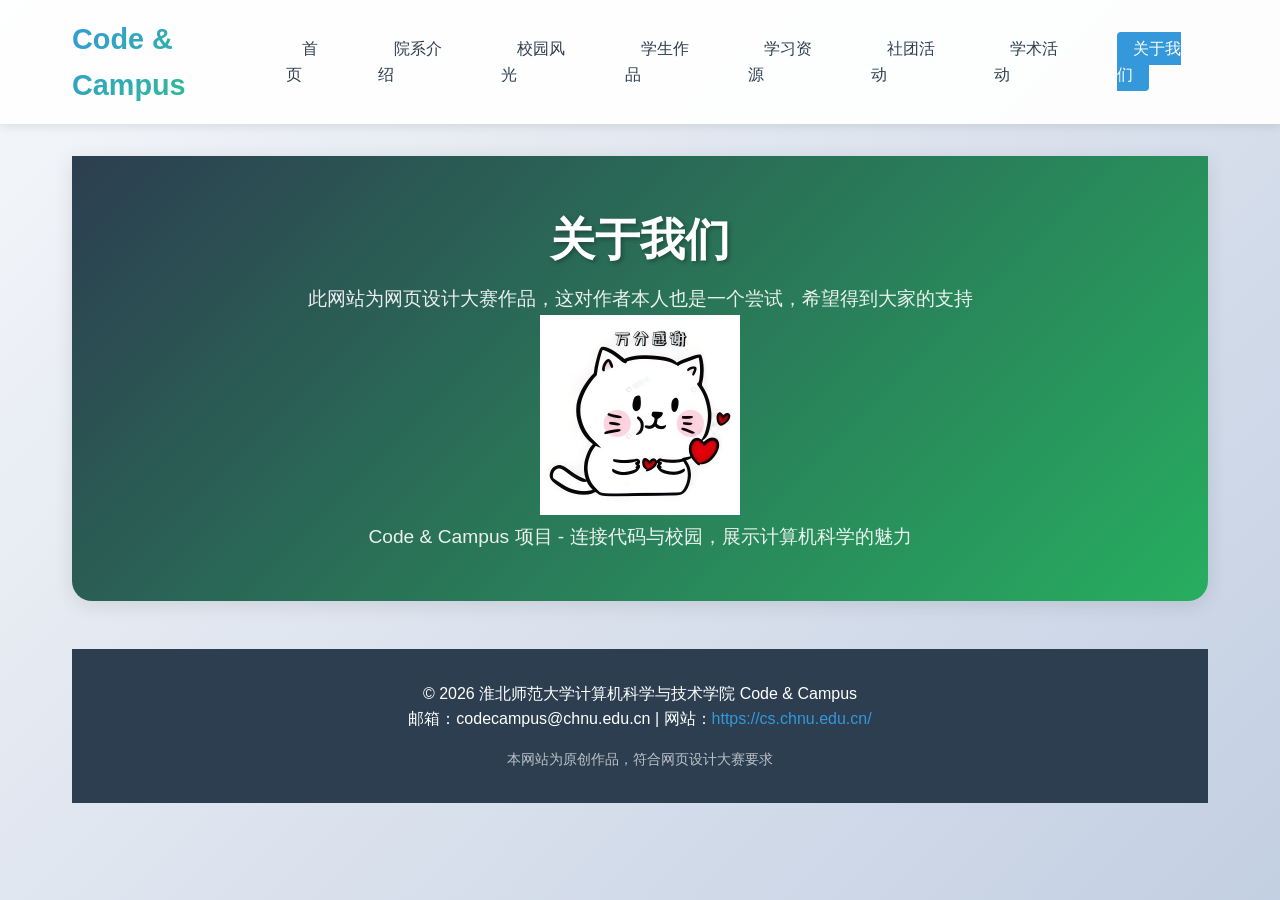
<file: pages/about.html>
<!DOCTYPE html>
<html lang="zh-CN">
<head>
    <meta charset="UTF-8">
    <meta name="viewport" content="width=device-width, initial-scale=1.0">
    <title>关于我们 | Code & Campus</title>
    <link rel="stylesheet" href="../css/style.css">
    <link rel="stylesheet" href="../css/responsive.css">
    <style>
        /* 关于我们页面专用样式 */
        .about-header {
            background: linear-gradient(135deg, #2c3e50 0%, #27ae60 100%);
            color: white;
            padding: 3rem 1rem;
            text-align: center;
            border-radius: 0 0 20px 20px;
            margin-bottom: 3rem;
            box-shadow: 0 4px 20px rgba(0,0,0,0.1);
        }

        .about-header h1 {
            font-size: 2.8rem;
            margin-bottom: 0.5rem;
            text-shadow: 2px 2px 4px rgba(0,0,0,0.3);
        }

        .about-header p {
            font-size: 1.2rem;
            max-width: 800px;
            margin: 0 auto;
            opacity: 0.9;
        }

        .about-container {
            max-width: 1200px;
            margin: 0 auto 3rem;
            padding: 0 1.5rem;
        }

        .section-title {
            color: #2c3e50;
            font-size: 2rem;
            margin: 2.5rem 0 1.5rem;
            padding-bottom: 0.5rem;
            border-bottom: 3px solid #3498db;
            position: relative;
        }

        .section-title:after {
            content: '';
            position: absolute;
            bottom: -3px;
            left: 0;
            width: 100px;
            height: 3px;
            background: #27ae60;
        }


    </style>
</head>
<body>
<header>
    <nav>
        <div class="logo">
            <h1>Code & Campus</h1>
        </div>
        <ul class="nav-menu">
            <li><a href="../index.html">首页</a></li>
            <li><a href="department.html">院系介绍</a></li>
            <li><a href="campus.html">校园风光</a></li>
            <li><a href="projects.html">学生作品</a></li>
            <li><a href="resources.html">学习资源</a></li>
            <li><a href="club.html">社团活动</a></li>
            <li><a href="events.html">学术活动</a></li>
            <li><a href="about.html" class="active">关于我们</a></li>
        </ul>
    </nav>
</header>

<main>
    <section class="about-header">
        <h1>关于我们</h1>
        <p>此网站为网页设计大赛作品，这对作者本人也是一个尝试，希望得到大家的支持</p>
        <img src="../images/ganxie.png" style="width: 200px; height: 200px; object-fit: cover;">
        <p>Code & Campus 项目 - 连接代码与校园，展示计算机科学的魅力</p>
    </section>

<footer>
    <p>© 2026 淮北师范大学计算机科学与技术学院 Code & Campus </p>
    <p>邮箱：codecampus@chnu.edu.cn | 网站：<a href="https://cs.chnu.edu.cn/" target="_blank">https://cs.chnu.edu.cn/</a></p>
    <p class="note">本网站为原创作品，符合网页设计大赛要求</p>
</footer>

<script src="../js/main.js"></script>

</body>
</html>
</file>
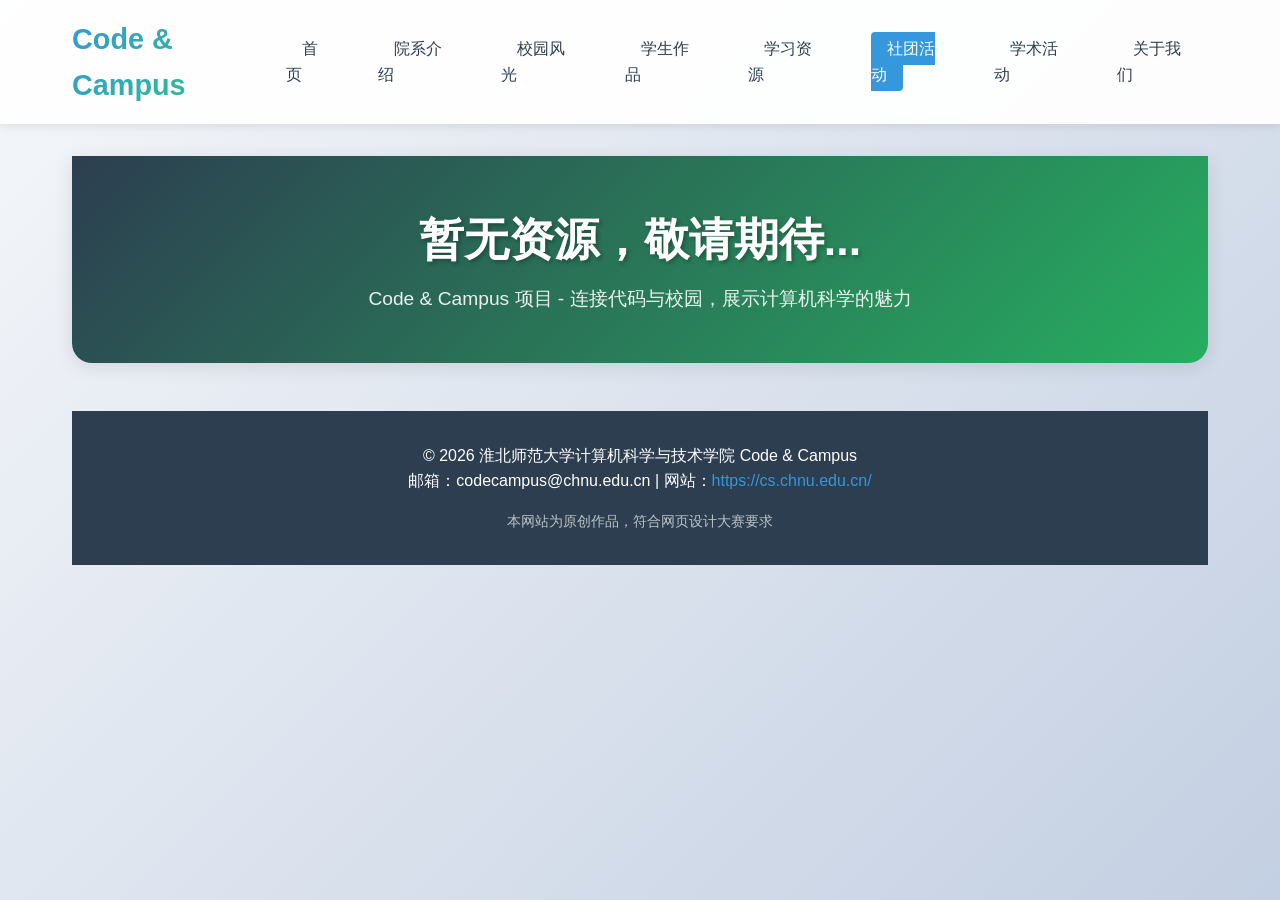
<file: pages/club.html>
<!DOCTYPE html>
<html lang="zh-CN">
<head>
    <meta charset="UTF-8">
    <meta name="viewport" content="width=device-width, initial-scale=1.0">
    <title>社团活动 | Code & Campus</title>
    <link rel="stylesheet" href="../css/style.css">
    <link rel="stylesheet" href="../css/responsive.css">
    <style>
        /* 页面专用样式 */
        .about-header {
            background: linear-gradient(135deg, #2c3e50 0%, #27ae60 100%);
            color: white;
            padding: 3rem 1rem;
            text-align: center;
            border-radius: 0 0 20px 20px;
            margin-bottom: 3rem;
            box-shadow: 0 4px 20px rgba(0,0,0,0.1);
        }

        .about-header h1 {
            font-size: 2.8rem;
            margin-bottom: 0.5rem;
            text-shadow: 2px 2px 4px rgba(0,0,0,0.3);
        }

        .about-header p {
            font-size: 1.2rem;
            max-width: 800px;
            margin: 0 auto;
            opacity: 0.9;
        }

        .about-container {
            max-width: 1200px;
            margin: 0 auto 3rem;
            padding: 0 1.5rem;
        }

        .section-title {
            color: #2c3e50;
            font-size: 2rem;
            margin: 2.5rem 0 1.5rem;
            padding-bottom: 0.5rem;
            border-bottom: 3px solid #3498db;
            position: relative;
        }

        .section-title:after {
            content: '';
            position: absolute;
            bottom: -3px;
            left: 0;
            width: 100px;
            height: 3px;
            background: #27ae60;
        }


    </style>
</head>
<body>
<header>
    <nav>
        <div class="logo">
            <h1>Code & Campus</h1>
        </div>
        <ul class="nav-menu">
            <li><a href="../index.html">首页</a></li>
            <li><a href="department.html">院系介绍</a></li>
            <li><a href="campus.html">校园风光</a></li>
            <li><a href="projects.html">学生作品</a></li>
            <li><a href="resources.html">学习资源</a></li>
            <li><a href="club.html">社团活动</a></li>
            <li><a href="events.html">学术活动</a></li>
            <li><a href="about.html" class="active">关于我们</a></li>
        </ul>
    </nav>
</header>

<main>
    <section class="about-header">
        <h1>暂无资源，敬请期待...</h1>
        <p>Code & Campus 项目 - 连接代码与校园，展示计算机科学的魅力</p>
    </section>

    <footer>
        <p>© 2026 淮北师范大学计算机科学与技术学院 Code & Campus </p>
        <p>邮箱：codecampus@chnu.edu.cn | 网站：<a href="https://cs.chnu.edu.cn/" target="_blank">https://cs.chnu.edu.cn/</a></p>
        <p class="note">本网站为原创作品，符合网页设计大赛要求</p>
    </footer>

    <script src="../js/main.js"></script>

</body>
</html>
</file>
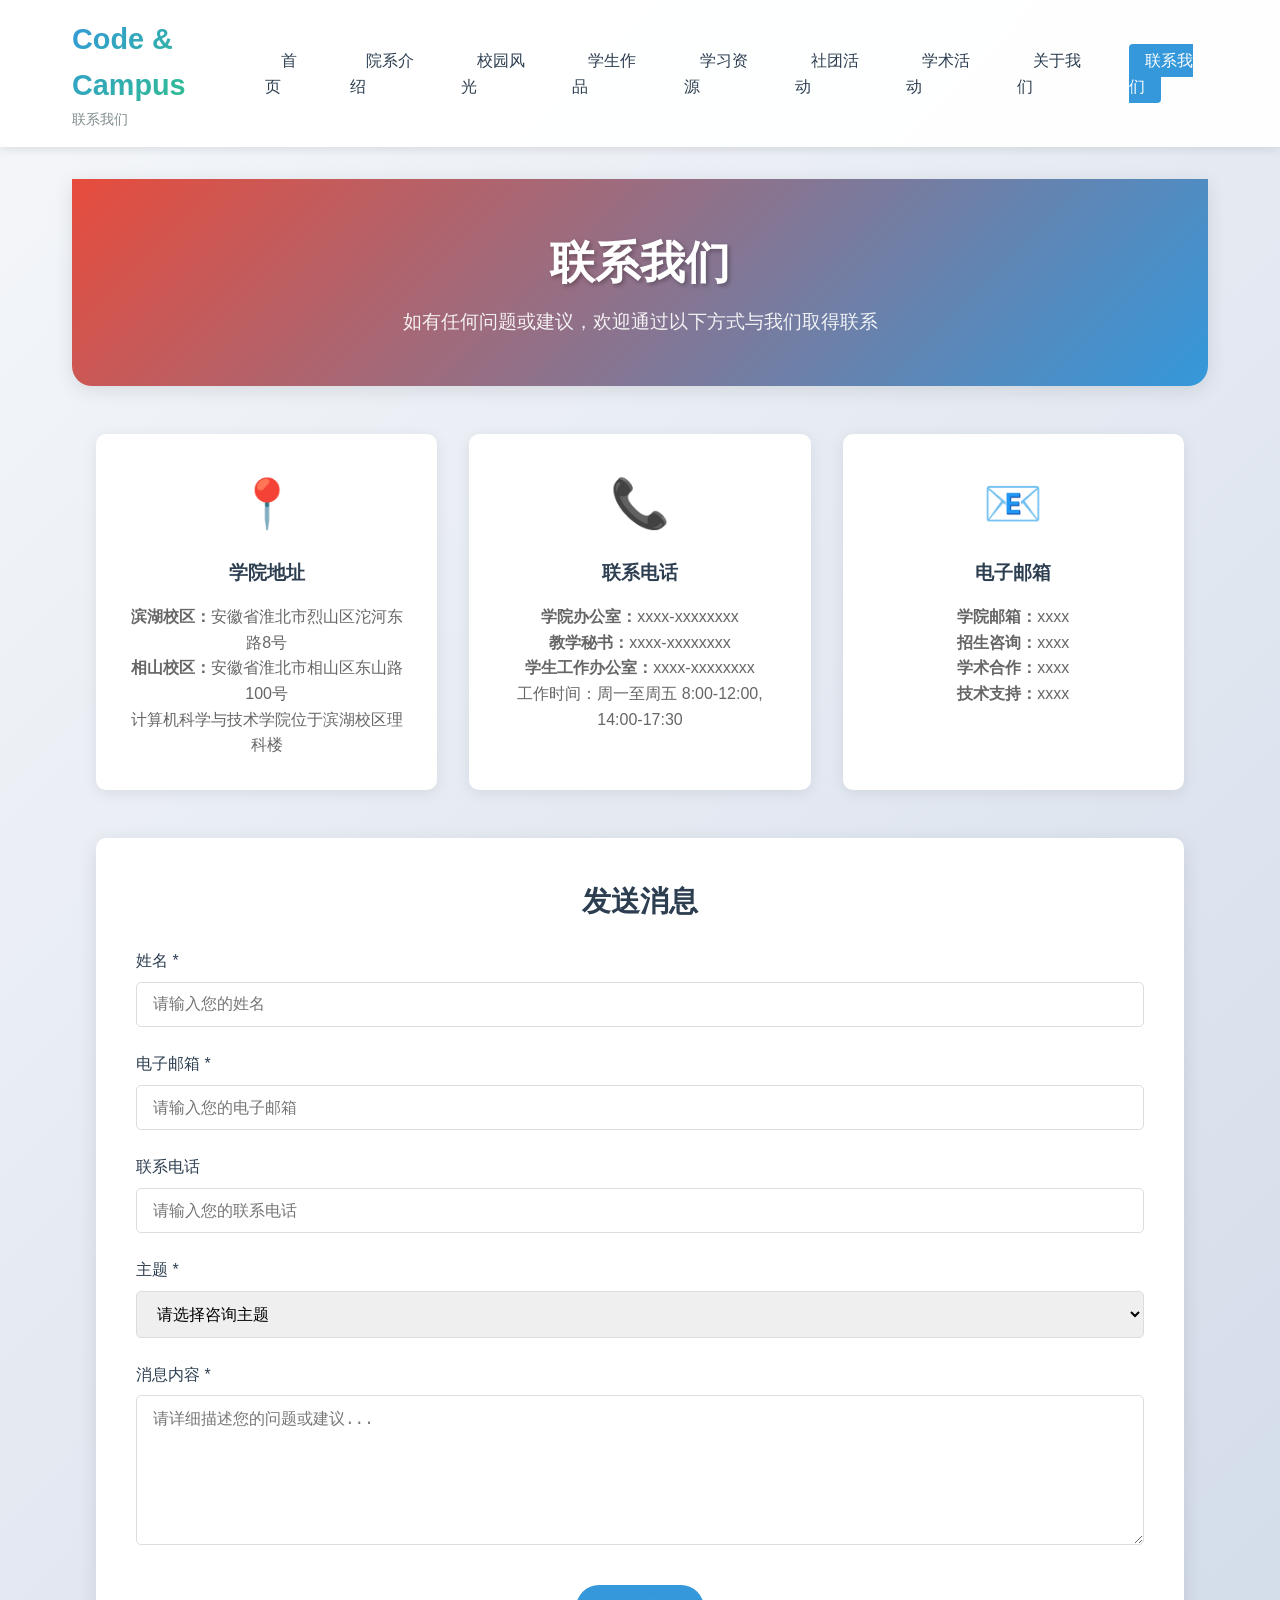
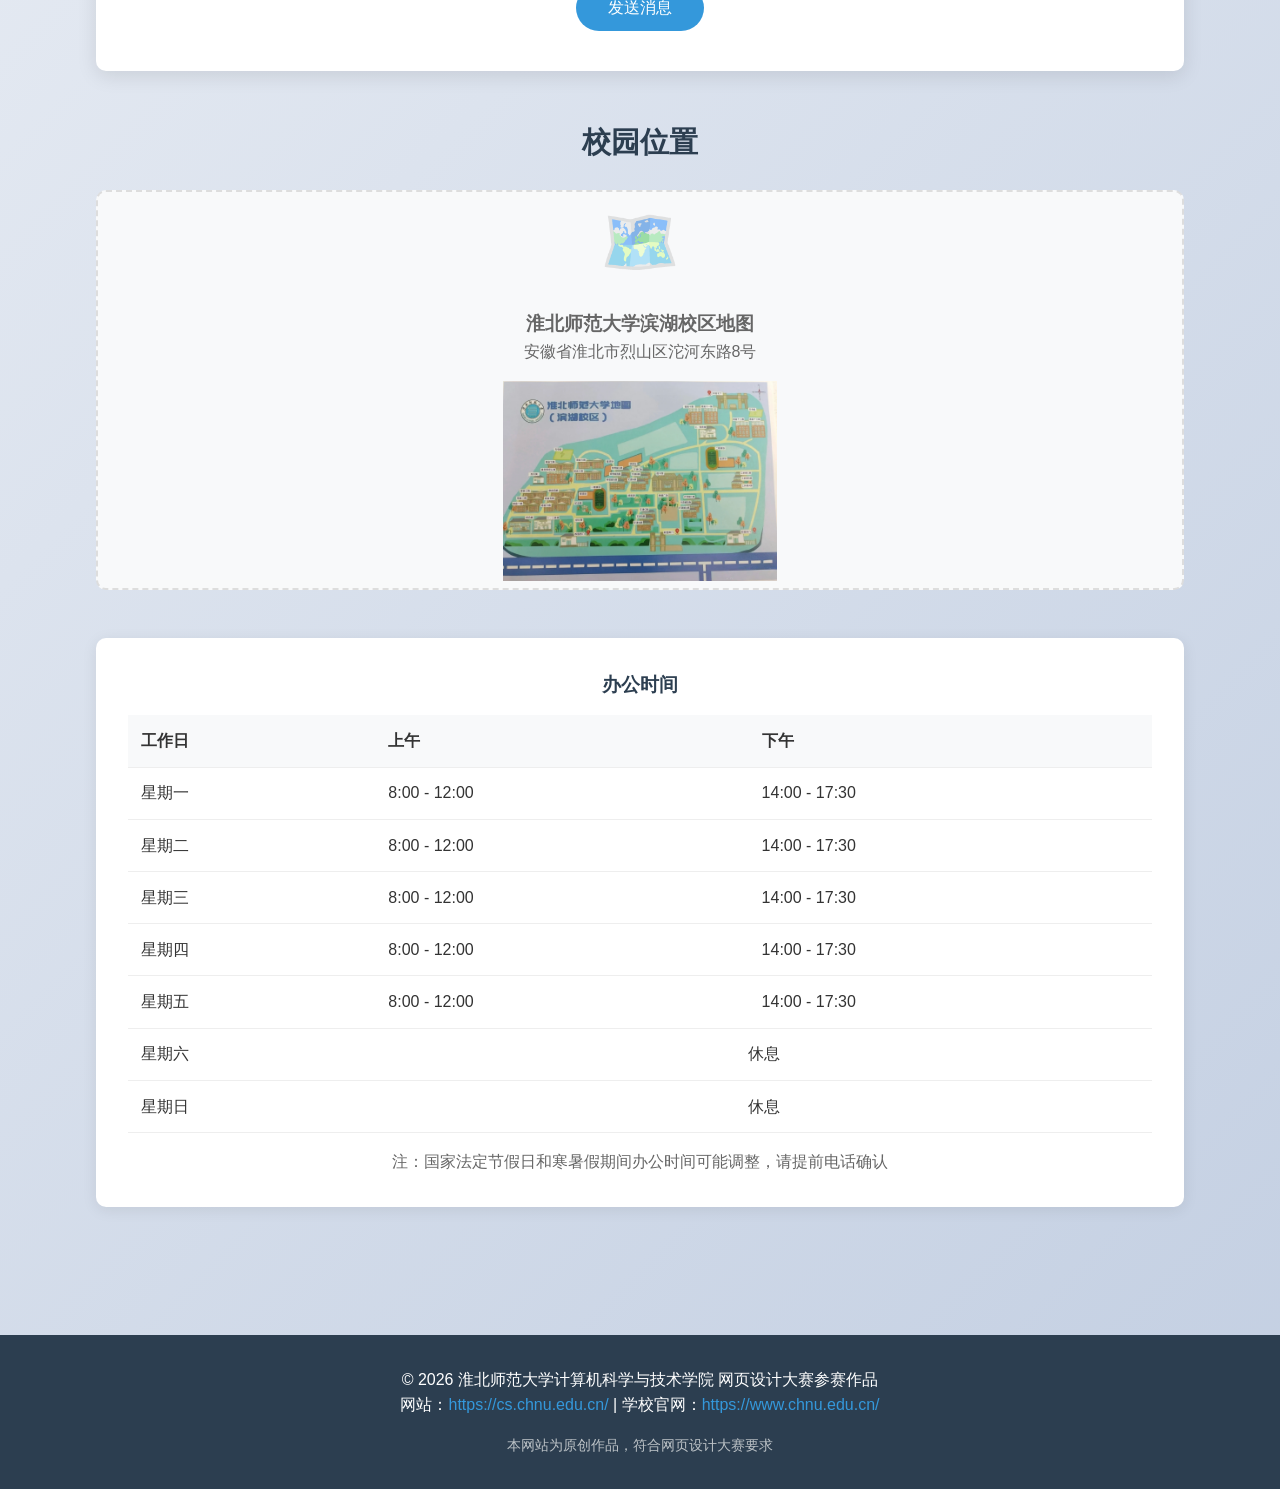
<file: pages/contact.html>
<!DOCTYPE html>
<html lang="zh-CN">
<head>
    <meta charset="UTF-8">
    <meta name="viewport" content="width=device-width, initial-scale=1.0">
    <title>联系我们 | Code & Campus</title>
    <link rel="stylesheet" href="../css/style.css">
    <link rel="stylesheet" href="../css/responsive.css">
    <style>
        /* 联系我们页面专用样式 */
        .contact-header {
            background: linear-gradient(135deg, #e74c3c 0%, #3498db 100%);
            color: white;
            padding: 3rem 1rem;
            text-align: center;
            border-radius: 0 0 20px 20px;
            margin-bottom: 3rem;
            box-shadow: 0 4px 20px rgba(0,0,0,0.1);
        }
        
        .contact-header h1 {
            font-size: 2.8rem;
            margin-bottom: 0.5rem;
            text-shadow: 2px 2px 4px rgba(0,0,0,0.3);
        }
        
        .contact-header p {
            font-size: 1.2rem;
            max-width: 800px;
            margin: 0 auto;
            opacity: 0.9;
        }
        
        .contact-container {
            max-width: 1200px;
            margin: 0 auto 3rem;
            padding: 0 1.5rem;
        }
        
        /* 联系信息网格 */
        .contact-grid {
            display: grid;
            grid-template-columns: repeat(auto-fit, minmax(300px, 1fr));
            gap: 2rem;
            margin: 2rem 0;
        }
        
        .contact-card {
            background: white;
            padding: 2rem;
            border-radius: 10px;
            text-align: center;
            box-shadow: 0 3px 15px rgba(0,0,0,0.08);
            transition: transform 0.3s ease, box-shadow 0.3s ease;
        }
        
        .contact-card:hover {
            transform: translateY(-5px);
            box-shadow: 0 8px 25px rgba(0,0,0,0.12);
        }
        
        .contact-icon {
            font-size: 3rem;
            margin-bottom: 1rem;
            color: #3498db;
        }
        
        .contact-card h3 {
            color: #2c3e50;
            margin-bottom: 1rem;
        }
        
        .contact-info {
            color: #666;
            line-height: 1.6;
        }
        
        .contact-link {
            color: #3498db;
            text-decoration: none;
            display: inline-block;
            margin-top: 0.5rem;
        }
        
        .contact-link:hover {
            text-decoration: underline;
        }
        
        /* 联系表单 */
        .contact-form-container {
            background: white;
            padding: 2.5rem;
            border-radius: 10px;
            box-shadow: 0 5px 20px rgba(0,0,0,0.1);
            margin: 3rem 0;
        }
        
        .form-title {
            color: #2c3e50;
            font-size: 1.8rem;
            margin-bottom: 1.5rem;
            text-align: center;
        }
        
        .form-group {
            margin-bottom: 1.5rem;
        }
        
        .form-label {
            display: block;
            margin-bottom: 0.5rem;
            color: #2c3e50;
            font-weight: 500;
        }
        
        .form-control {
            width: 100%;
            padding: 0.8rem 1rem;
            border: 1px solid #ddd;
            border-radius: 5px;
            font-size: 1rem;
            transition: border-color 0.3s ease;
        }
        
        .form-control:focus {
            outline: none;
            border-color: #3498db;
            box-shadow: 0 0 0 3px rgba(52, 152, 219, 0.1);
        }
        
        textarea.form-control {
            min-height: 150px;
            resize: vertical;
        }
        
        .submit-btn {
            background: #3498db;
            color: white;
            border: none;
            padding: 0.8rem 2rem;
            border-radius: 30px;
            font-size: 1rem;
            font-weight: 500;
            cursor: pointer;
            transition: all 0.3s ease;
            display: block;
            margin: 2rem auto 0;
        }
        
        .submit-btn:hover {
            background: #2980b9;
            transform: translateY(-2px);
            box-shadow: 0 5px 15px rgba(52, 152, 219, 0.3);
        }
        
        /* 地图区域 */
        .map-container {
            margin: 3rem 0;
        }
        
        .map-title {
            color: #2c3e50;
            font-size: 1.8rem;
            margin-bottom: 1.5rem;
            text-align: center;
        }
        
        .map-placeholder {
            background: #f8f9fa;
            border-radius: 10px;
            height: 400px;
            display: flex;
            flex-direction: column;
            justify-content: center;
            align-items: center;
            text-align: center;
            color: #666;
            border: 2px dashed #ddd;
        }
        
        .map-icon {
            font-size: 4rem;
            margin-bottom: 1rem;
            opacity: 0.5;
        }
        
        /* 办公时间 */
        .hours-table {
            width: 100%;
            border-collapse: collapse;
            margin-top: 1rem;
        }
        
        .hours-table th,
        .hours-table td {
            padding: 0.8rem;
            border-bottom: 1px solid #eee;
            text-align: left;
        }
        
        .hours-table th {
            background: #f8f9fa;
            font-weight: 600;
        }
        
        .hours-table tr:hover {
            background: #f8f9fa;
        }
        
        @media (max-width: 768px) {
            .contact-header h1 {
                font-size: 2.2rem;
            }
            
            .contact-form-container {
                padding: 1.5rem;
            }
            
            .contact-grid {
                grid-template-columns: 1fr;
            }
        }
    </style>
</head>
<body>
    <header>
        <nav>
            <div class="logo">
                <h1>Code & Campus</h1>
                <p>联系我们</p>
            </div>
            <ul class="nav-menu">
                <li><a href="../index.html">首页</a></li>
                <li><a href="department.html">院系介绍</a></li>
                <li><a href="campus.html">校园风光</a></li>
                <li><a href="projects.html">学生作品</a></li>
                <li><a href="resources.html">学习资源</a></li>
                <li><a href="club.html">社团活动</a></li>
                <li><a href="events.html">学术活动</a></li>
                <li><a href="about.html">关于我们</a></li>
                <li><a href="contact.html" class="active">联系我们</a></li>
            </ul>
        </nav>
    </header>

    <main>
        <section class="contact-header">
            <h1>联系我们</h1>
            <p>如有任何问题或建议，欢迎通过以下方式与我们取得联系</p>
        </section>
        
        <div class="contact-container">
            <div class="contact-grid">
                <div class="contact-card">
                    <div class="contact-icon">📍</div>
                    <h3>学院地址</h3>
                    <div class="contact-info">
                        <p><strong>滨湖校区：</strong>安徽省淮北市烈山区沱河东路8号</p>
                        <p><strong>相山校区：</strong>安徽省淮北市相山区东山路100号</p>
                        <p>计算机科学与技术学院位于滨湖校区理科楼</p>
                    </div>
                </div>
                
                <div class="contact-card">
                    <div class="contact-icon">📞</div>
                    <h3>联系电话</h3>
                    <div class="contact-info">
                        <p><strong>学院办公室：</strong>xxxx-xxxxxxxx</p>
                        <p><strong>教学秘书：</strong>xxxx-xxxxxxxx</p>
                        <p><strong>学生工作办公室：</strong>xxxx-xxxxxxxx</p>
                        <p>工作时间：周一至周五 8:00-12:00, 14:00-17:30</p>
                    </div>
                </div>
                
                <div class="contact-card">
                    <div class="contact-icon">📧</div>
                    <h3>电子邮箱</h3>
                    <div class="contact-info">
                        <p><strong>学院邮箱：</strong>xxxx</p>
                        <p><strong>招生咨询：</strong>xxxx</p>
                        <p><strong>学术合作：</strong>xxxx</p>
                        <p><strong>技术支持：</strong>xxxx</p>
                    </div>
                </div>
            </div>
            
            <div class="contact-form-container">
                <h2 class="form-title">发送消息</h2>
                <form id="contactForm">
                    <div class="form-group">
                        <label for="name" class="form-label">姓名 *</label>
                        <input type="text" id="name" class="form-control" required placeholder="请输入您的姓名">
                    </div>
                    
                    <div class="form-group">
                        <label for="email" class="form-label">电子邮箱 *</label>
                        <input type="email" id="email" class="form-control" required placeholder="请输入您的电子邮箱">
                    </div>
                    
                    <div class="form-group">
                        <label for="phone" class="form-label">联系电话</label>
                        <input type="tel" id="phone" class="form-control" placeholder="请输入您的联系电话">
                    </div>
                    
                    <div class="form-group">
                        <label for="subject" class="form-label">主题 *</label>
                        <select id="subject" class="form-control" required>
                            <option value="">请选择咨询主题</option>
                            <option value="admission">招生咨询</option>
                            <option value="academic">学术合作</option>
                            <option value="event">活动咨询</option>
                            <option value="suggestion">意见建议</option>
                            <option value="other">其他</option>
                        </select>
                    </div>
                    
                    <div class="form-group">
                        <label for="message" class="form-label">消息内容 *</label>
                        <textarea id="message" class="form-control" required placeholder="请详细描述您的问题或建议..."></textarea>
                    </div>
                    
                    <button type="submit" class="submit-btn">发送消息</button>
                </form>
            </div>
            
            <div class="map-container">
                <h2 class="map-title">校园位置</h2>
                <div class="map-placeholder">
                    <div class="map-icon">🗺️</div>
                    <h3>淮北师范大学滨湖校区地图</h3>
                    <p>安徽省淮北市烈山区沱河东路8号</p>
                    <p style="margin-top: 1rem; font-size: 0.9rem; color: #999;"><img src="../images/ditu.jpg" alt="滨湖校区" style="width: 100%; height: 200px; object-fit: cover;"></p>
                </div>
            </div>
            
            <div class="contact-card">
                <h3>办公时间</h3>
                <table class="hours-table">
                    <thead>
                        <tr>
                            <th>工作日</th>
                            <th>上午</th>
                            <th>下午</th>
                        </tr>
                    </thead>
                    <tbody>
                        <tr>
                            <td>星期一</td>
                            <td>8:00 - 12:00</td>
                            <td>14:00 - 17:30</td>
                        </tr>
                        <tr>
                            <td>星期二</td>
                            <td>8:00 - 12:00</td>
                            <td>14:00 - 17:30</td>
                        </tr>
                        <tr>
                            <td>星期三</td>
                            <td>8:00 - 12:00</td>
                            <td>14:00 - 17:30</td>
                        </tr>
                        <tr>
                            <td>星期四</td>
                            <td>8:00 - 12:00</td>
                            <td>14:00 - 17:30</td>
                        </tr>
                        <tr>
                            <td>星期五</td>
                            <td>8:00 - 12:00</td>
                            <td>14:00 - 17:30</td>
                        </tr>
                        <tr>
                            <td>星期六</td>
                            <td colspan="2" style="text-align: center;">休息</td>
                        </tr>
                        <tr>
                            <td>星期日</td>
                            <td colspan="2" style="text-align: center;">休息</td>
                        </tr>
                    </tbody>
                </table>
                <p style="margin-top: 1rem; color: #666; text-align: center;">
                    注：国家法定节假日和寒暑假期间办公时间可能调整，请提前电话确认
                </p>
            </div>
        </div>
    </main>

    <footer>
        <p>© 2026 淮北师范大学计算机科学与技术学院 网页设计大赛参赛作品</p>
        <p>网站：<a href="https://cs.chnu.edu.cn/" target="_blank">https://cs.chnu.edu.cn/</a> | 学校官网：<a href="https://www.chnu.edu.cn/" target="_blank">https://www.chnu.edu.cn/</a></p>
        <p class="note">本网站为原创作品，符合网页设计大赛要求</p>
    </footer>

    <script src="../js/main.js"></script>
    <script>
        // 联系表单处理
        document.addEventListener('DOMContentLoaded', function() {
            const contactForm = document.getElementById('contactForm');
            const contactCards = document.querySelectorAll('.contact-card');
            
            // 联系卡片动画
            contactCards.forEach((card, index) => {
                card.style.opacity = '0';
                card.style.transform = 'translateY(20px)';
                setTimeout(() => {
                    card.style.transition = 'opacity 0.5s ease, transform 0.5s ease';
                    card.style.opacity = '1';
                    card.style.transform = 'translateY(0)';
                }, index * 200);
            });
            
            // 表单提交处理
            if (contactForm) {
                contactForm.addEventListener('submit', function(e) {
                    e.preventDefault();
                    
                    // 获取表单数据
                    const formData = {
                        name: document.getElementById('name').value,
                        email: document.getElementById('email').value,
                        phone: document.getElementById('phone').value,
                        subject: document.getElementById('subject').value,
                        message: document.getElementById('message').value
                    };
                    
                    // 简单验证
                    if (!formData.name || !formData.email || !formData.subject || !formData.message) {
                        alert('请填写所有必填字段！');
                        return;
                    }
                    
                    // 这里在实际项目中应该发送到服务器
                    // 现在只是模拟提交成功
                    alert('消息发送成功！我们会尽快与您联系。');
                    
                    // 重置表单
                    contactForm.reset();
                    
                    // 模拟发送动画
                    const submitBtn = contactForm.querySelector('.submit-btn');
                    const originalText = submitBtn.textContent;
                    submitBtn.textContent = '发送中...';
                    submitBtn.disabled = true;
                    
                    setTimeout(() => {
                        submitBtn.textContent = originalText;
                        submitBtn.disabled = false;
                    }, 1500);
                });
            }
            
            // 表单输入效果
            const formControls = document.querySelectorAll('.form-control');
            formControls.forEach(control => {
                control.addEventListener('focus', function() {
                    this.parentElement.style.transform = 'translateY(-2px)';
                });
                
                control.addEventListener('blur', function() {
                    this.parentElement.style.transform = 'translateY(0)';
                });
            });
        });
    </script>
</body>
</html>
</file>
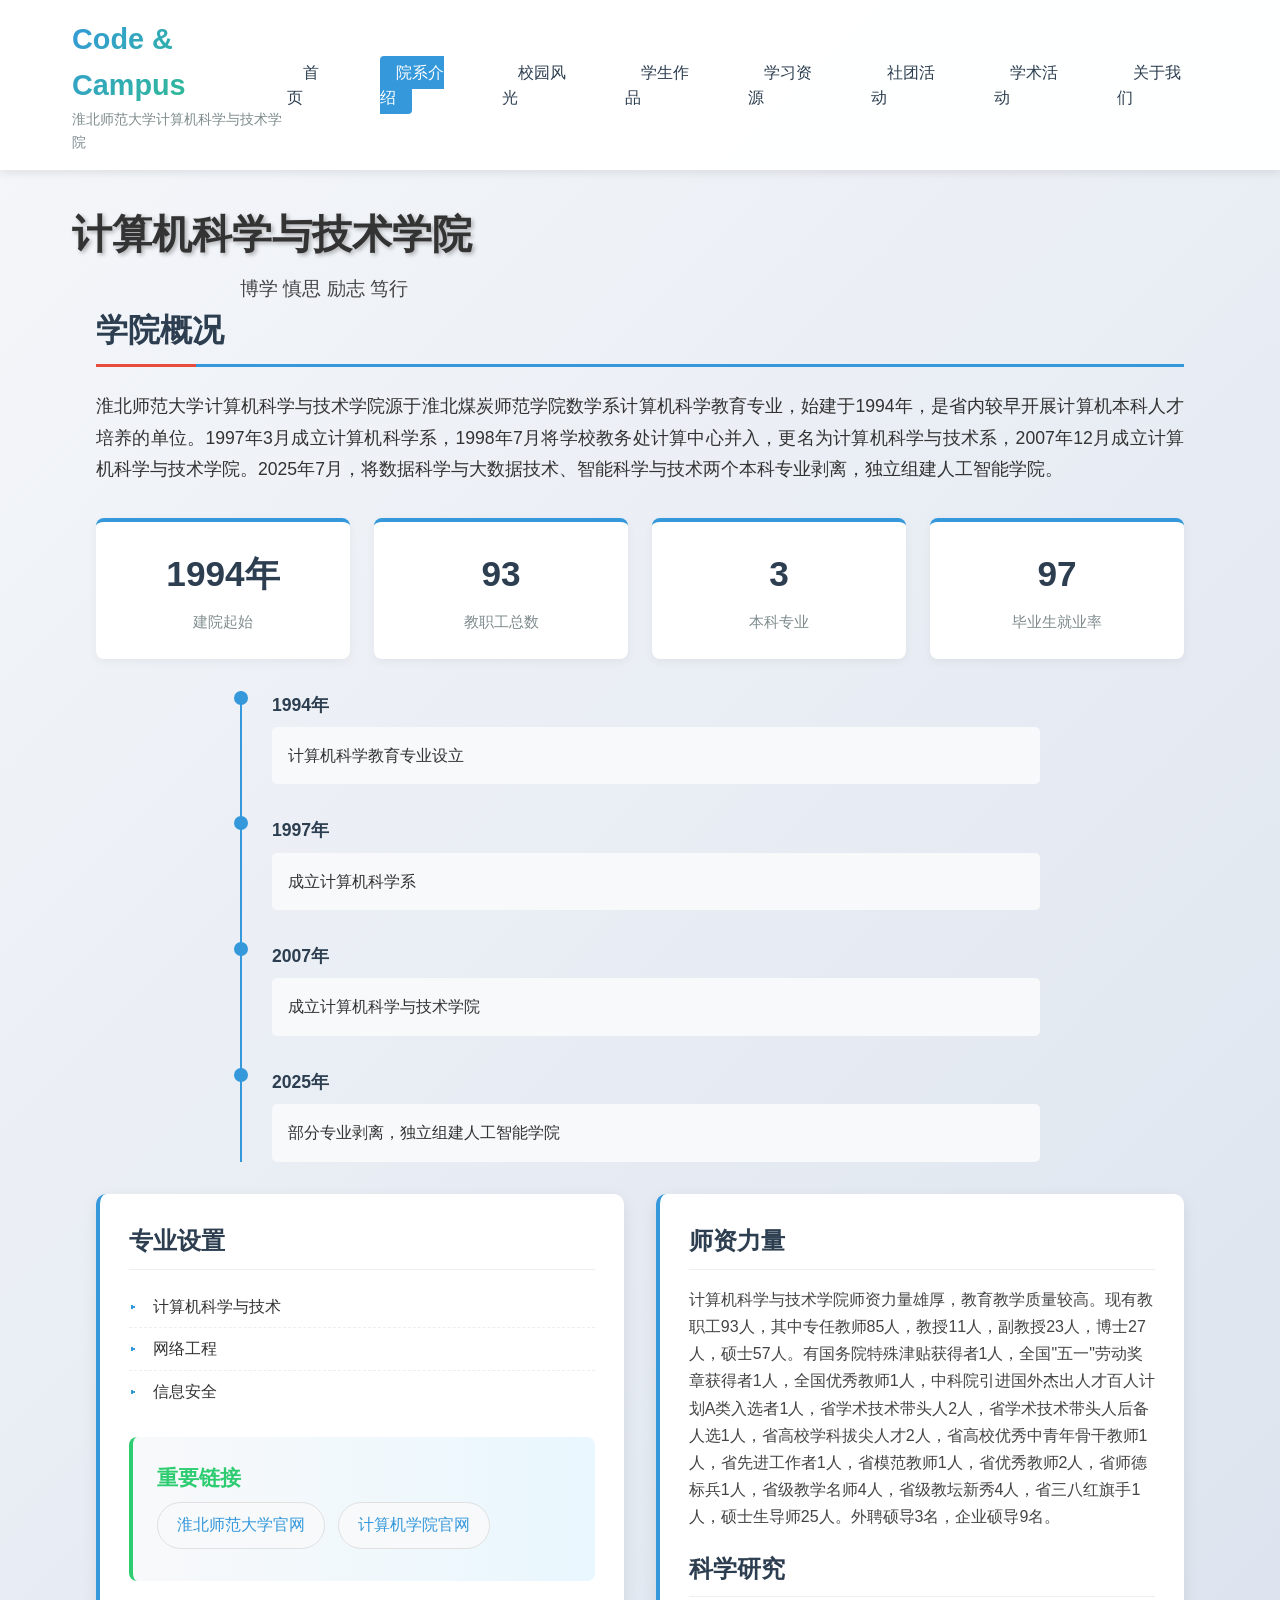
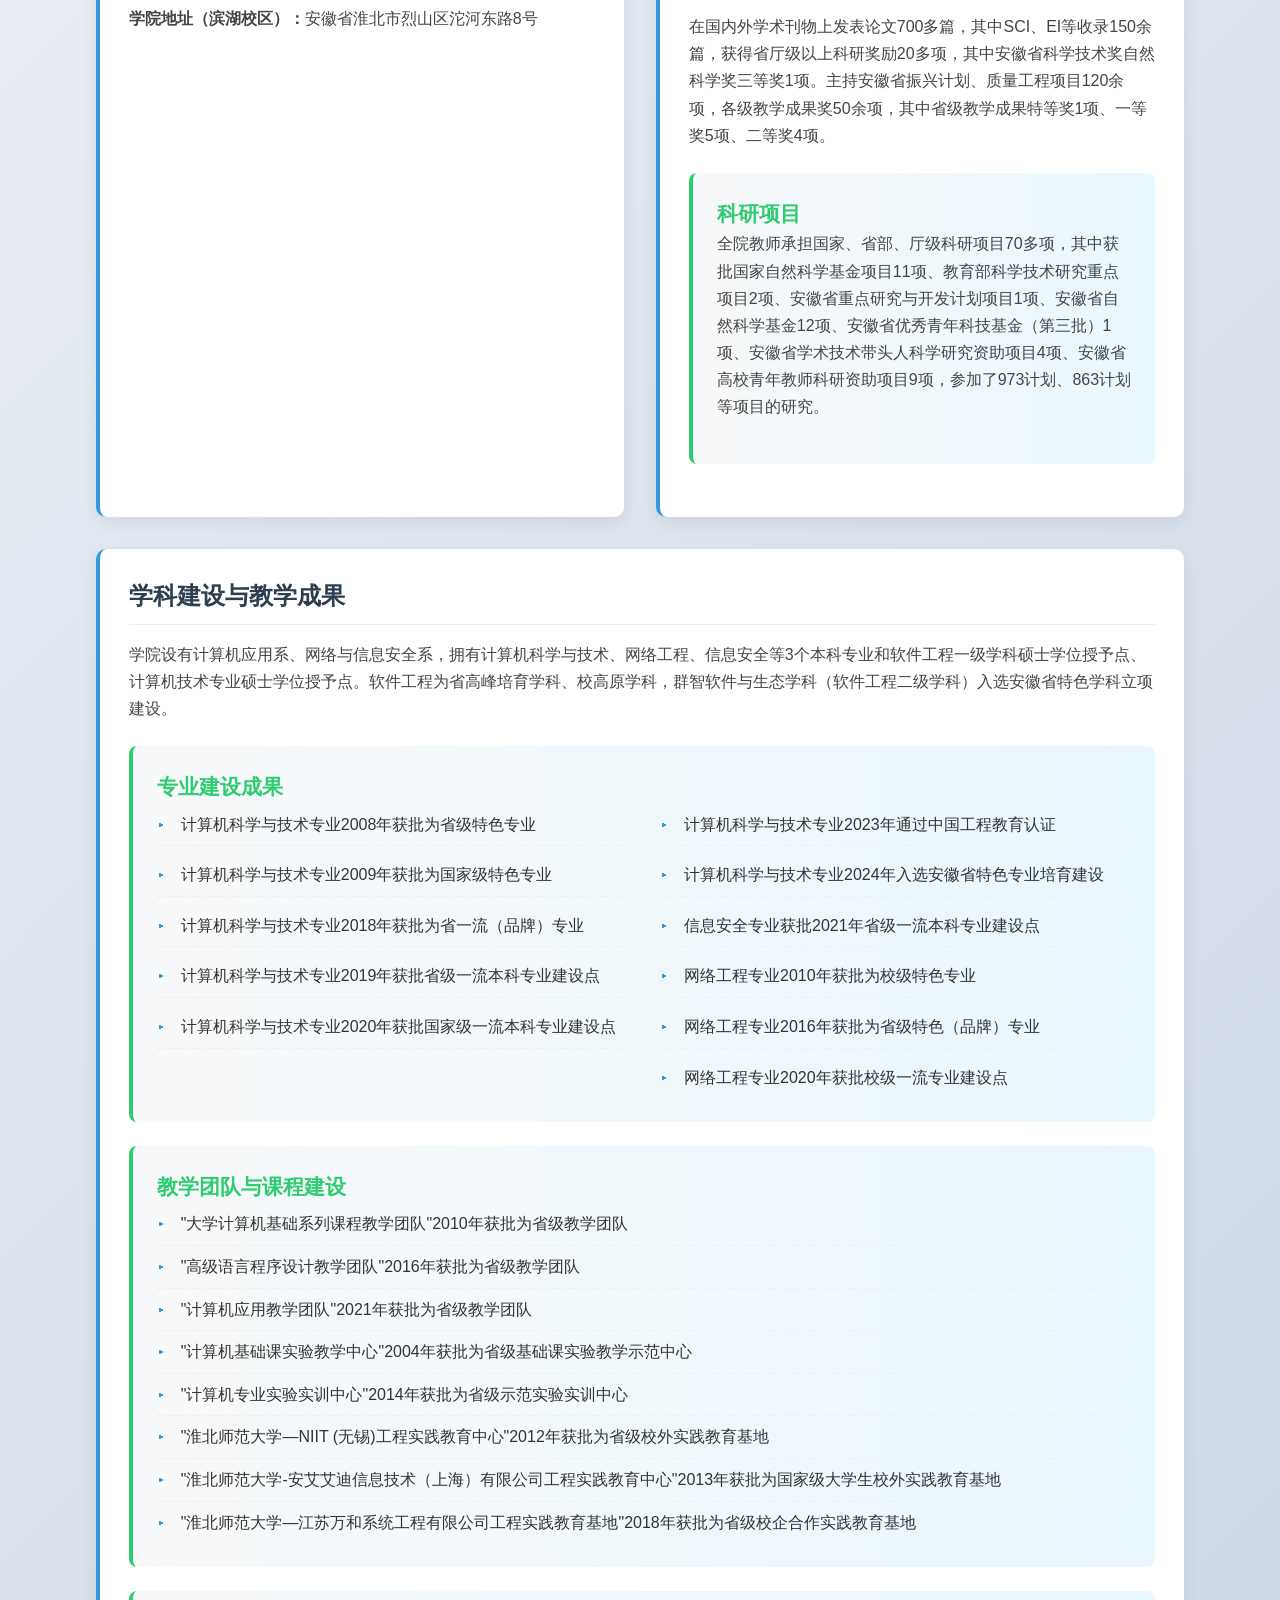
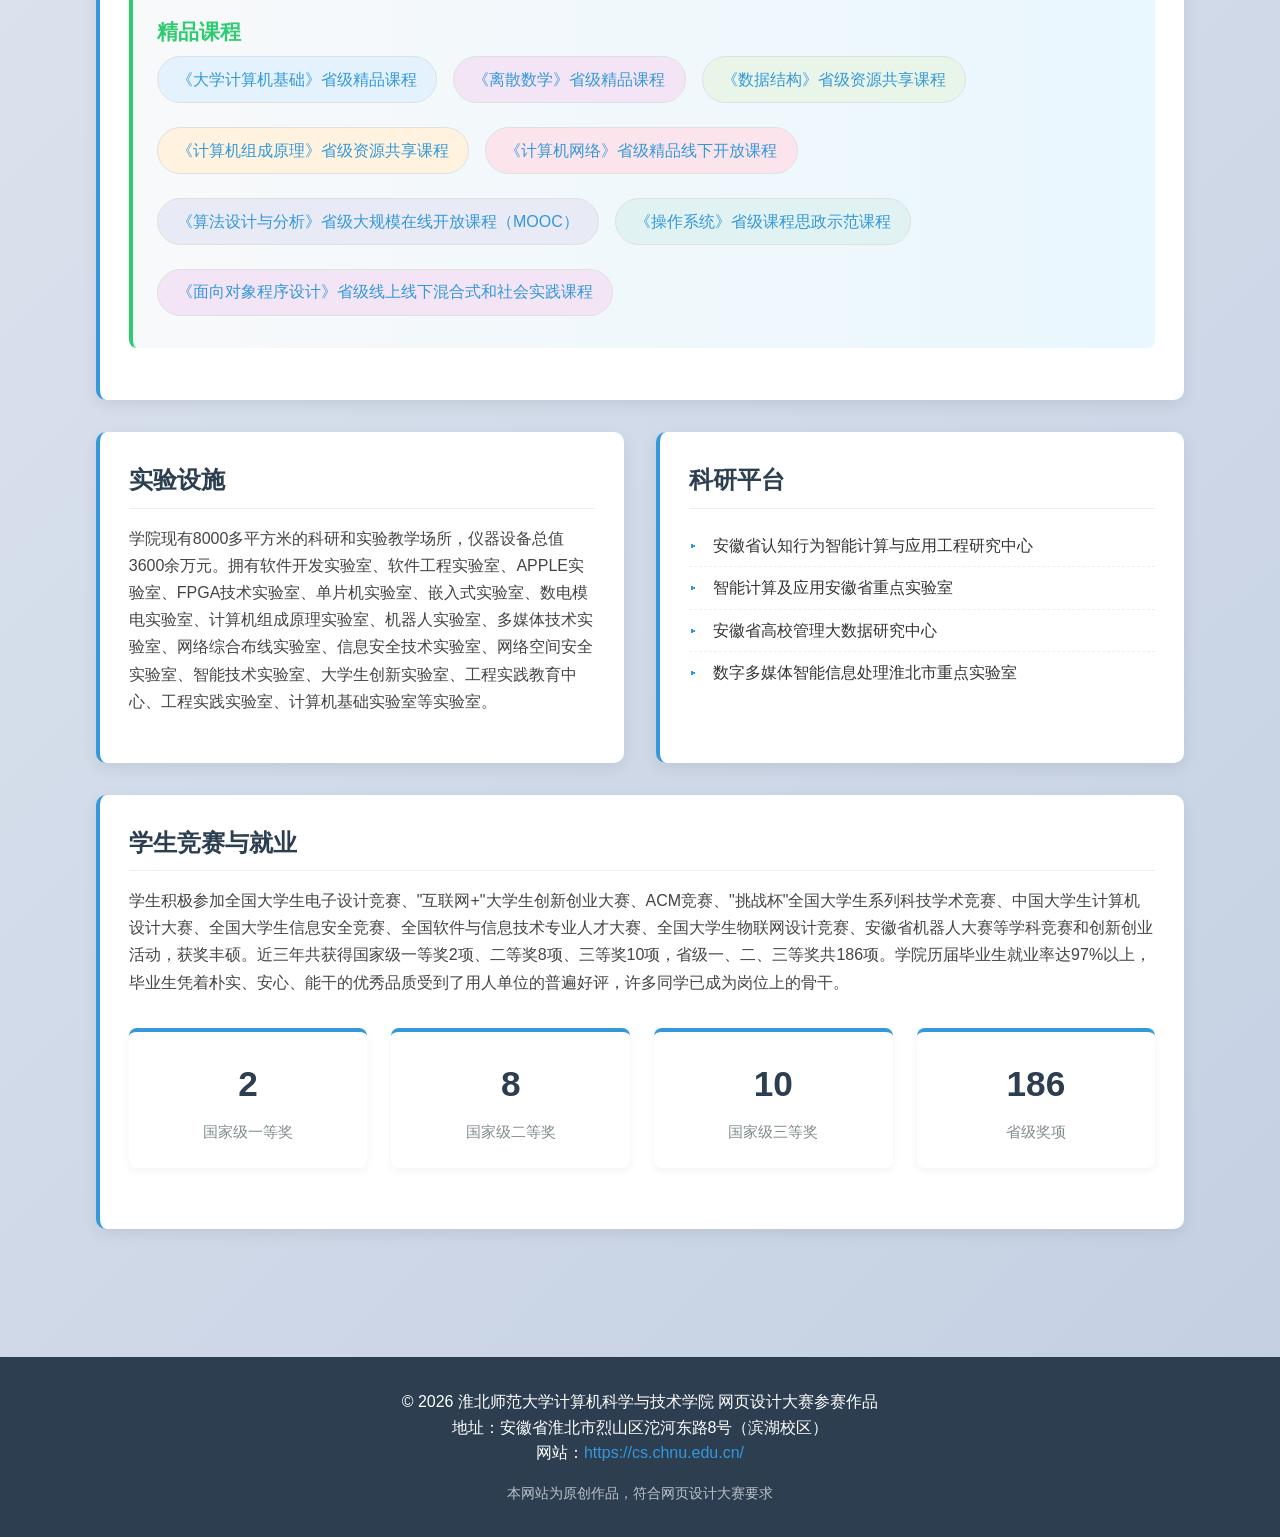
<file: pages/department.html>
<!DOCTYPE html>
<html lang="zh-CN">
<head>
    <meta charset="UTF-8">
    <meta name="viewport" content="width=device-width, initial-scale=1.0">
    <title>院系介绍 | 淮北师范大学计算机科学与技术学院</title>
    <link rel="stylesheet" href="../css/style.css">
    <link rel="stylesheet" href="../css/responsive.css">
    <style>
        //分块结构，内容填充
        .page-header {
            background: linear-gradient(135deg, #2c3e50 0%, #3498db 100%);
            color: white;
            padding: 3rem 1rem;
            text-align: center;
            border-radius: 0 0 20px 20px;
            margin-bottom: 3rem;
            box-shadow: 0 4px 20px rgba(0,0,0,0.1);
        }

        .page-header h1 {
            font-size: 2.5rem;
            margin-bottom: 0.5rem;
            text-shadow: 2px 2px 4px rgba(0,0,0,0.3);
        }

        .page-header p {
            font-size: 1.2rem;
            opacity: 0.9;
            max-width: 800px;
            margin: 0 auto;
        }

        .content-section {
            max-width: 1200px;
            margin: 0 auto 3rem;
            padding: 0 1.5rem;
        }

        .content-section h2 {
            color: #2c3e50;
            font-size: 2rem;
            margin-bottom: 1.5rem;
            padding-bottom: 0.5rem;
            border-bottom: 3px solid #3498db;
            position: relative;
        }

        .content-section h2:after {
            content: '';
            position: absolute;
            bottom: -3px;
            left: 0;
            width: 100px;
            height: 3px;
            background: #e74c3c;
        }

        .content-section > p {
            font-size: 1.1rem;
            line-height: 1.8;
            color: #333;
            margin-bottom: 2rem;
            text-align: justify;
        }

        .info-grid {
            display: grid;
            grid-template-columns: repeat(auto-fit, minmax(350px, 1fr));
            gap: 2rem;
            margin: 2rem 0;
        }

        .info-item {
            background: white;
            border-radius: 10px;
            padding: 1.8rem;
            box-shadow: 0 5px 15px rgba(0,0,0,0.08);
            transition: transform 0.3s ease, box-shadow 0.3s ease;
            border-left: 4px solid #3498db;
        }

        .info-item:hover {
            transform: translateY(-5px);
            box-shadow: 0 8px 25px rgba(0,0,0,0.12);
        }

        .info-item h3 {
            color: #2c3e50;
            font-size: 1.5rem;
            margin-bottom: 1rem;
            padding-bottom: 0.5rem;
            border-bottom: 1px solid #eee;
        }

        .info-item ul {
            list-style: none;
            padding-left: 0;
        }

        .info-item ul li {
            padding: 0.5rem 0;
            border-bottom: 1px dashed #eee;
            position: relative;
            padding-left: 1.5rem;
        }

        .info-item ul li:before {
            content: "▸";
            color: #3498db;
            position: absolute;
            left: 0;
        }

        .info-item ul li:last-child {
            border-bottom: none;
        }

        .info-item p {
            line-height: 1.7;
            margin-bottom: 1.2rem;
            color: #444;
        }

        .highlight-box {
            background: linear-gradient(to right, #f8f9fa, #e9f7fe);
            border-left: 4px solid #2ecc71;
            padding: 1.5rem;
            border-radius: 8px;
            margin: 1.5rem 0;
        }

        .highlight-box h4 {
            color: #2ecc71;
            margin-top: 0;
            font-size: 1.3rem;
        }

        .stat-grid {
            display: grid;
            grid-template-columns: repeat(auto-fit, minmax(180px, 1fr));
            gap: 1.5rem;
            margin: 2rem 0;
        }

        .stat-item {
            background: white;
            border-radius: 8px;
            padding: 1.5rem;
            text-align: center;
            box-shadow: 0 3px 10px rgba(0,0,0,0.05);
            border-top: 4px solid #3498db;
        }

        .stat-number {
            font-size: 2.2rem;
            font-weight: bold;
            color: #2c3e50;
            margin-bottom: 0.5rem;
        }

        .stat-label {
            color: #7f8c8d;
            font-size: 0.95rem;
        }

        .link-item {
            display: inline-block;
            background: #f8f9fa;
            color: #3498db;
            padding: 0.6rem 1.2rem;
            border-radius: 30px;
            text-decoration: none;
            margin: 0.5rem 0.5rem 0.5rem 0;
            border: 1px solid #e0e0e0;
            transition: all 0.3s ease;
        }

        .link-item:hover {
            background: #3498db;
            color: white;
            border-color: #3498db;
            transform: translateY(-2px);
        }

        .award-list {
            columns: 2;
            column-gap: 2rem;
        }

        .award-list li {
            break-inside: avoid;
            margin-bottom: 0.5rem;
        }

        .timeline {
            position: relative;
            max-width: 800px;
            margin: 2rem auto;
        }

        .timeline:before {
            content: '';
            position: absolute;
            left: 0;
            top: 0;
            bottom: 0;
            width: 2px;
            background: #3498db;
        }

        .timeline-item {
            position: relative;
            padding-left: 2rem;
            margin-bottom: 2rem;
        }

        .timeline-item:before {
            content: '';
            position: absolute;
            left: -6px;
            top: 0;
            width: 14px;
            height: 14px;
            border-radius: 50%;
            background: #3498db;
        }

        .timeline-year {
            font-weight: bold;
            color: #2c3e50;
            font-size: 1.1rem;
        }

        .timeline-content {
            background: #f8f9fa;
            padding: 1rem;
            border-radius: 5px;
            margin-top: 0.5rem;
        }

        @media (max-width: 768px) {
            .award-list {
                columns: 1;
            }

            .info-grid {
                grid-template-columns: 1fr;
            }

            .stat-grid {
                grid-template-columns: repeat(2, 1fr);
            }
        }

        @media (max-width: 480px) {
            .page-header h1 {
                font-size: 2rem;
            }

            .stat-grid {
                grid-template-columns: 1fr;
            }
        }
    </style>
</head>
<body>
<header>
    <nav>
        <div class="logo">
            <h1>Code & Campus</h1>
            <p>淮北师范大学计算机科学与技术学院</p>
        </div>
        <ul class="nav-menu">
            <li><a href="../index.html">首页</a></li>
            <li><a href="department.html" class="active">院系介绍</a></li>
            <li><a href="campus.html">校园风光</a></li>
            <li><a href="projects.html">学生作品</a></li>
            <li><a href="resources.html">学习资源</a></li>
            <li><a href="club.html">社团活动</a></li>
            <li><a href="events.html">学术活动</a></li>
            <li><a href="about.html">关于我们</a></li>
        </ul>
    </nav>
</header>

<main>
    <section class="page-header">
        <h1>计算机科学与技术学院</h1>
        <p>博学 慎思 励志 笃行</p>
    </section>

    <section class="content-section">
        <h2>学院概况</h2>
        <p>淮北师范大学计算机科学与技术学院源于淮北煤炭师范学院数学系计算机科学教育专业，始建于1994年，是省内较早开展计算机本科人才培养的单位。1997年3月成立计算机科学系，1998年7月将学校教务处计算中心并入，更名为计算机科学与技术系，2007年12月成立计算机科学与技术学院。2025年7月，将数据科学与大数据技术、智能科学与技术两个本科专业剥离，独立组建人工智能学院。</p>

        <div class="stat-grid">
            <div class="stat-item">
                <div class="stat-number">1994年</div>
                <div class="stat-label">建院起始</div>
            </div>
            <div class="stat-item">
                <div class="stat-number">93人</div>
                <div class="stat-label">教职工总数</div>
            </div>
            <div class="stat-item">
                <div class="stat-number">3个</div>
                <div class="stat-label">本科专业</div>
            </div>
            <div class="stat-item">
                <div class="stat-number">97%+</div>
                <div class="stat-label">毕业生就业率</div>
            </div>
        </div>

        <div class="timeline">
            <div class="timeline-item">
                <div class="timeline-year">1994年</div>
                <div class="timeline-content">计算机科学教育专业设立</div>
            </div>
            <div class="timeline-item">
                <div class="timeline-year">1997年</div>
                <div class="timeline-content">成立计算机科学系</div>
            </div>
            <div class="timeline-item">
                <div class="timeline-year">2007年</div>
                <div class="timeline-content">成立计算机科学与技术学院</div>
            </div>
            <div class="timeline-item">
                <div class="timeline-year">2025年</div>
                <div class="timeline-content">部分专业剥离，独立组建人工智能学院</div>
            </div>
        </div>

        <div class="info-grid">
            <div class="info-item">
                <h3>专业设置</h3>
                <ul>
                    <li>计算机科学与技术</li>
                    <li>网络工程</li>
                    <li>信息安全</li>
                </ul>

                <div class="highlight-box">
                    <h4>重要链接</h4>
                    <a href="https://www.chnu.edu.cn/" target="_blank" class="link-item">淮北师范大学官网</a>
                    <a href="https://cs.chnu.edu.cn/" target="_blank" class="link-item">计算机学院官网</a>
                </div>

                <p><strong>学院地址（滨湖校区）：</strong>安徽省淮北市烈山区沱河东路8号</p>
            </div>

            <div class="info-item">
                <h3>师资力量</h3>
                <p>计算机科学与技术学院师资力量雄厚，教育教学质量较高。现有教职工93人，其中专任教师85人，教授11人，副教授23人，博士27人，硕士57人。有国务院特殊津贴获得者1人，全国"五一"劳动奖章获得者1人，全国优秀教师1人，中科院引进国外杰出人才百人计划A类入选者1人，省学术技术带头人2人，省学术技术带头人后备人选1人，省高校学科拔尖人才2人，省高校优秀中青年骨干教师1人，省先进工作者1人，省模范教师1人，省优秀教师2人，省师德标兵1人，省级教学名师4人，省级教坛新秀4人，省三八红旗手1人，硕士生导师25人。外聘硕导3名，企业硕导9名。</p>

                <h3>科学研究</h3>
                <p>在国内外学术刊物上发表论文700多篇，其中SCI、EI等收录150余篇，获得省厅级以上科研奖励20多项，其中安徽省科学技术奖自然科学奖三等奖1项。主持安徽省振兴计划、质量工程项目120余项，各级教学成果奖50余项，其中省级教学成果特等奖1项、一等奖5项、二等奖4项。</p>

                <div class="highlight-box">
                    <h4>科研项目</h4>
                    <p>全院教师承担国家、省部、厅级科研项目70多项，其中获批国家自然科学基金项目11项、教育部科学技术研究重点项目2项、安徽省重点研究与开发计划项目1项、安徽省自然科学基金12项、安徽省优秀青年科技基金（第三批）1项、安徽省学术技术带头人科学研究资助项目4项、安徽省高校青年教师科研资助项目9项，参加了973计划、863计划等项目的研究。</p>
                </div>
            </div>
        </div>

        <div class="info-item" style="margin-top: 2rem;">
            <h3>学科建设与教学成果</h3>
            <p>学院设有计算机应用系、网络与信息安全系，拥有计算机科学与技术、网络工程、信息安全等3个本科专业和软件工程一级学科硕士学位授予点、计算机技术专业硕士学位授予点。软件工程为省高峰培育学科、校高原学科，群智软件与生态学科（软件工程二级学科）入选安徽省特色学科立项建设。</p>

            <div class="highlight-box">
                <h4>专业建设成果</h4>
                <ul class="award-list">
                    <li>计算机科学与技术专业2008年获批为省级特色专业</li>
                    <li>计算机科学与技术专业2009年获批为国家级特色专业</li>
                    <li>计算机科学与技术专业2018年获批为省一流（品牌）专业</li>
                    <li>计算机科学与技术专业2019年获批省级一流本科专业建设点</li>
                    <li>计算机科学与技术专业2020年获批国家级一流本科专业建设点</li>
                    <li>计算机科学与技术专业2023年通过中国工程教育认证</li>
                    <li>计算机科学与技术专业2024年入选安徽省特色专业培育建设</li>
                    <li>信息安全专业获批2021年省级一流本科专业建设点</li>
                    <li>网络工程专业2010年获批为校级特色专业</li>
                    <li>网络工程专业2016年获批为省级特色（品牌）专业</li>
                    <li>网络工程专业2020年获批校级一流专业建设点</li>
                </ul>
            </div>

            <div class="highlight-box">
                <h4>教学团队与课程建设</h4>
                <ul>
                    <li>"大学计算机基础系列课程教学团队"2010年获批为省级教学团队</li>
                    <li>"高级语言程序设计教学团队"2016年获批为省级教学团队</li>
                    <li>"计算机应用教学团队"2021年获批为省级教学团队</li>
                    <li>"计算机基础课实验教学中心"2004年获批为省级基础课实验教学示范中心</li>
                    <li>"计算机专业实验实训中心"2014年获批为省级示范实验实训中心</li>
                    <li>"淮北师范大学—NIIT (无锡)工程实践教育中心"2012年获批为省级校外实践教育基地</li>
                    <li>"淮北师范大学-安艾艾迪信息技术（上海）有限公司工程实践教育中心"2013年获批为国家级大学生校外实践教育基地</li>
                    <li>"淮北师范大学—江苏万和系统工程有限公司工程实践教育基地"2018年获批为省级校企合作实践教育基地</li>
                </ul>
            </div>

            <div class="highlight-box">
                <h4>精品课程</h4>
                <div style="display: flex; flex-wrap: wrap; gap: 0.5rem;">
                    <span class="link-item" style="background: #e3f2fd;">《大学计算机基础》省级精品课程</span>
                    <span class="link-item" style="background: #f3e5f5;">《离散数学》省级精品课程</span>
                    <span class="link-item" style="background: #e8f5e8;">《数据结构》省级资源共享课程</span>
                    <span class="link-item" style="background: #fff3e0;">《计算机组成原理》省级资源共享课程</span>
                    <span class="link-item" style="background: #fce4ec;">《计算机网络》省级精品线下开放课程</span>
                    <span class="link-item" style="background: #e8eaf6;">《算法设计与分析》省级大规模在线开放课程（MOOC）</span>
                    <span class="link-item" style="background: #e0f2f1;">《操作系统》省级课程思政示范课程</span>
                    <span class="link-item" style="background: #f3e5f5;">《面向对象程序设计》省级线上线下混合式和社会实践课程</span>
                </div>
            </div>
        </div>

        <div class="info-grid" style="margin-top: 2rem;">
            <div class="info-item">
                <h3>实验设施</h3>
                <p>学院现有8000多平方米的科研和实验教学场所，仪器设备总值3600余万元。拥有软件开发实验室、软件工程实验室、APPLE实验室、FPGA技术实验室、单片机实验室、嵌入式实验室、数电模电实验室、计算机组成原理实验室、机器人实验室、多媒体技术实验室、网络综合布线实验室、信息安全技术实验室、网络空间安全实验室、智能技术实验室、大学生创新实验室、工程实践教育中心、工程实践实验室、计算机基础实验室等实验室。</p>
            </div>

            <div class="info-item">
                <h3>科研平台</h3>
                <ul>
                    <li>安徽省认知行为智能计算与应用工程研究中心</li>
                    <li>智能计算及应用安徽省重点实验室</li>
                    <li>安徽省高校管理大数据研究中心</li>
                    <li>数字多媒体智能信息处理淮北市重点实验室</li>
                </ul>
            </div>
        </div>

        <div class="info-item" style="margin-top: 2rem;">
            <h3>学生竞赛与就业</h3>
            <p>学生积极参加全国大学生电子设计竞赛、"互联网+"大学生创新创业大赛、ACM竞赛、"挑战杯"全国大学生系列科技学术竞赛、中国大学生计算机设计大赛、全国大学生信息安全竞赛、全国软件与信息技术专业人才大赛、全国大学生物联网设计竞赛、安徽省机器人大赛等学科竞赛和创新创业活动，获奖丰硕。近三年共获得国家级一等奖2项、二等奖8项、三等奖10项，省级一、二、三等奖共186项。学院历届毕业生就业率达97%以上，毕业生凭着朴实、安心、能干的优秀品质受到了用人单位的普遍好评，许多同学已成为岗位上的骨干。</p>

            <div class="stat-grid">
                <div class="stat-item">
                    <div class="stat-number">2项</div>
                    <div class="stat-label">国家级一等奖</div>
                </div>
                <div class="stat-item">
                    <div class="stat-number">8项</div>
                    <div class="stat-label">国家级二等奖</div>
                </div>
                <div class="stat-item">
                    <div class="stat-number">10项</div>
                    <div class="stat-label">国家级三等奖</div>
                </div>
                <div class="stat-item">
                    <div class="stat-number">186项</div>
                    <div class="stat-label">省级奖项</div>
                </div>
            </div>
        </div>
    </section>
</main>

<footer>
    <p>© 2026 淮北师范大学计算机科学与技术学院 网页设计大赛参赛作品</p>
    <p>地址：安徽省淮北市烈山区沱河东路8号（滨湖校区）</p>
    <p>网站：<a href="https://cs.chnu.edu.cn/" target="_blank">https://cs.chnu.edu.cn/</a></p>
    <p class="note">本网站为原创作品，符合网页设计大赛要求</p>
</footer>

<script src="../js/main.js"></script>
<script>
    document.addEventListener('DOMContentLoaded', function() {
        const timelineItems = document.querySelectorAll('.timeline-item');
        timelineItems.forEach((item, index) => {
            item.style.opacity = '0';
            item.style.transform = 'translateX(-20px)';
            setTimeout(() => {
                item.style.transition = 'opacity 0.5s ease, transform 0.5s ease';
                item.style.opacity = '1';
                item.style.transform = 'translateX(0)';
            }, index * 200);
        });

        const statNumbers = document.querySelectorAll('.stat-number');
        statNumbers.forEach(stat => {
            const originalText = stat.textContent;
            if (!isNaN(parseInt(originalText))) {
                const target = parseInt(originalText);
                let current = 0;
                const increment = target / 50;
                const timer = setInterval(() => {
                    current += increment;
                    if (current >= target) {
                        current = target;
                        clearInterval(timer);
                    }
                    stat.textContent = Math.round(current) + (originalText.includes('年') ? '年' : '');
                }, 30);
            }
        });

        //链接设置
        const links = document.querySelectorAll('.link-item');
        links.forEach(link => {
            link.addEventListener('click', function() {
                this.style.transform = 'scale(0.95)';
                setTimeout(() => {
                    this.style.transform = '';
                }, 200);
            });
        });
    });
</script>
</body>
</html>
</file>
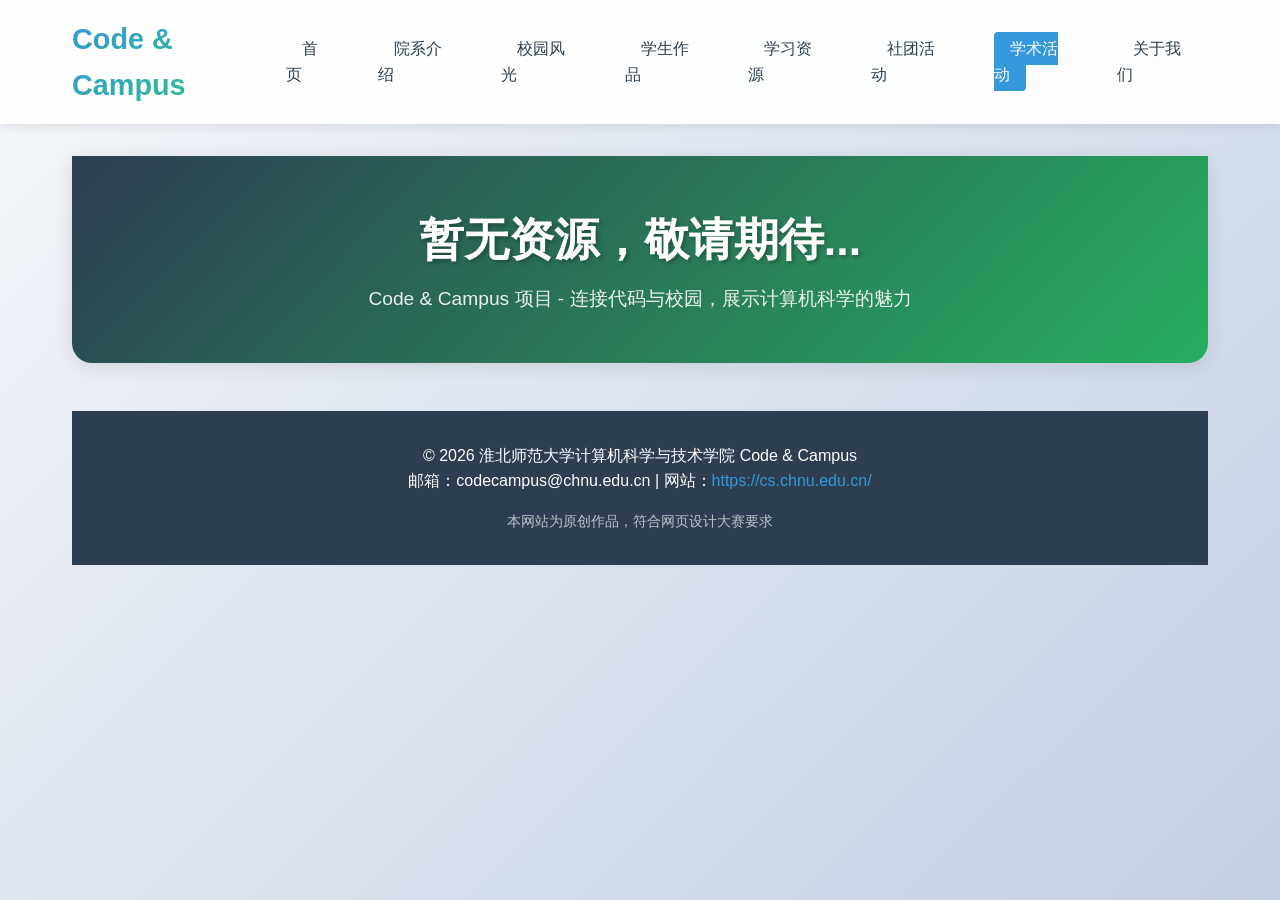
<file: pages/events.html>
<!DOCTYPE html>
<html lang="zh-CN">
<head>
    <meta charset="UTF-8">
    <meta name="viewport" content="width=device-width, initial-scale=1.0">
    <title>学术活动 | Code & Campus</title>
    <link rel="stylesheet" href="../css/style.css">
    <link rel="stylesheet" href="../css/responsive.css">
    <style>
        /* 页面专用样式 */
        .about-header {
            background: linear-gradient(135deg, #2c3e50 0%, #27ae60 100%);
            color: white;
            padding: 3rem 1rem;
            text-align: center;
            border-radius: 0 0 20px 20px;
            margin-bottom: 3rem;
            box-shadow: 0 4px 20px rgba(0,0,0,0.1);
        }

        .about-header h1 {
            font-size: 2.8rem;
            margin-bottom: 0.5rem;
            text-shadow: 2px 2px 4px rgba(0,0,0,0.3);
        }

        .about-header p {
            font-size: 1.2rem;
            max-width: 800px;
            margin: 0 auto;
            opacity: 0.9;
        }

        .about-container {
            max-width: 1200px;
            margin: 0 auto 3rem;
            padding: 0 1.5rem;
        }

        .section-title {
            color: #2c3e50;
            font-size: 2rem;
            margin: 2.5rem 0 1.5rem;
            padding-bottom: 0.5rem;
            border-bottom: 3px solid #3498db;
            position: relative;
        }

        .section-title:after {
            content: '';
            position: absolute;
            bottom: -3px;
            left: 0;
            width: 100px;
            height: 3px;
            background: #27ae60;
        }


    </style>
</head>
<body>
<header>
    <nav>
        <div class="logo">
            <h1>Code & Campus</h1>
        </div>
        <ul class="nav-menu">
            <li><a href="../index.html">首页</a></li>
            <li><a href="department.html">院系介绍</a></li>
            <li><a href="campus.html">校园风光</a></li>
            <li><a href="projects.html">学生作品</a></li>
            <li><a href="resources.html">学习资源</a></li>
            <li><a href="club.html">社团活动</a></li>
            <li><a href="events.html">学术活动</a></li>
            <li><a href="about.html" class="active">关于我们</a></li>
        </ul>
    </nav>
</header>

<main>
    <section class="about-header">
        <h1>暂无资源，敬请期待...</h1>
        <p>Code & Campus 项目 - 连接代码与校园，展示计算机科学的魅力</p>
    </section>

    <footer>
        <p>© 2026 淮北师范大学计算机科学与技术学院 Code & Campus </p>
        <p>邮箱：codecampus@chnu.edu.cn | 网站：<a href="https://cs.chnu.edu.cn/" target="_blank">https://cs.chnu.edu.cn/</a></p>
        <p class="note">本网站为原创作品，符合网页设计大赛要求</p>
    </footer>

    <script src="../js/main.js"></script>

</body>
</html>
</file>
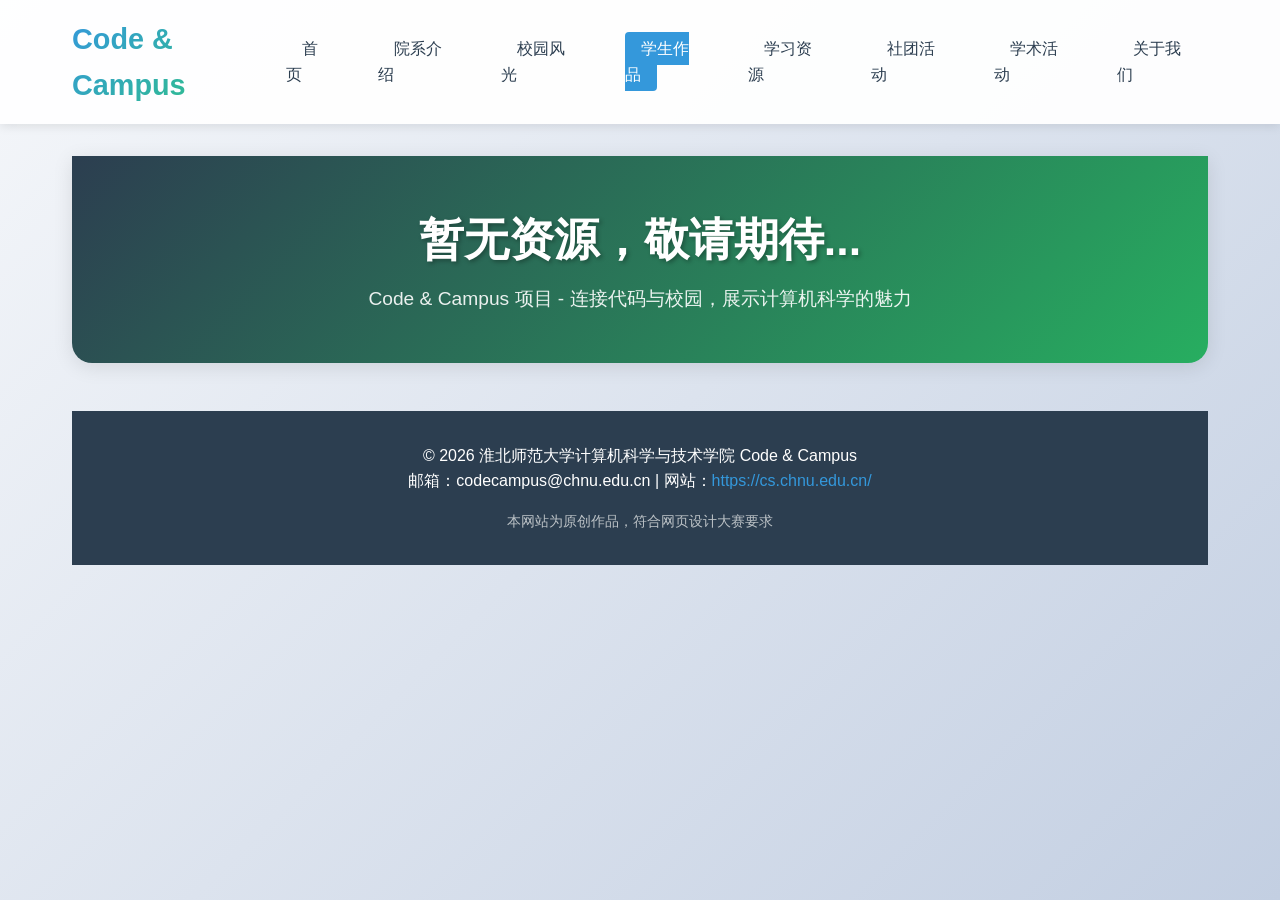
<file: pages/projects.html>
<!DOCTYPE html>
<html lang="zh-CN">
<head>
    <meta charset="UTF-8">
    <meta name="viewport" content="width=device-width, initial-scale=1.0">
    <title>学生作品 | Code & Campus</title>
    <link rel="stylesheet" href="../css/style.css">
    <link rel="stylesheet" href="../css/responsive.css">
    <style>
        /* 页面专用样式 */
        .about-header {
            background: linear-gradient(135deg, #2c3e50 0%, #27ae60 100%);
            color: white;
            padding: 3rem 1rem;
            text-align: center;
            border-radius: 0 0 20px 20px;
            margin-bottom: 3rem;
            box-shadow: 0 4px 20px rgba(0,0,0,0.1);
        }

        .about-header h1 {
            font-size: 2.8rem;
            margin-bottom: 0.5rem;
            text-shadow: 2px 2px 4px rgba(0,0,0,0.3);
        }

        .about-header p {
            font-size: 1.2rem;
            max-width: 800px;
            margin: 0 auto;
            opacity: 0.9;
        }

        .about-container {
            max-width: 1200px;
            margin: 0 auto 3rem;
            padding: 0 1.5rem;
        }

        .section-title {
            color: #2c3e50;
            font-size: 2rem;
            margin: 2.5rem 0 1.5rem;
            padding-bottom: 0.5rem;
            border-bottom: 3px solid #3498db;
            position: relative;
        }

        .section-title:after {
            content: '';
            position: absolute;
            bottom: -3px;
            left: 0;
            width: 100px;
            height: 3px;
            background: #27ae60;
        }


    </style>
</head>
<body>
<header>
    <nav>
        <div class="logo">
            <h1>Code & Campus</h1>
        </div>
        <ul class="nav-menu">
            <li><a href="../index.html">首页</a></li>
            <li><a href="department.html">院系介绍</a></li>
            <li><a href="campus.html">校园风光</a></li>
            <li><a href="projects.html">学生作品</a></li>
            <li><a href="resources.html">学习资源</a></li>
            <li><a href="club.html">社团活动</a></li>
            <li><a href="events.html">学术活动</a></li>
            <li><a href="about.html" class="active">关于我们</a></li>
        </ul>
    </nav>
</header>

<main>
    <section class="about-header">
        <h1>暂无资源，敬请期待...</h1>
        <p>Code & Campus 项目 - 连接代码与校园，展示计算机科学的魅力</p>
    </section>

    <footer>
        <p>© 2026 淮北师范大学计算机科学与技术学院 Code & Campus </p>
        <p>邮箱：codecampus@chnu.edu.cn | 网站：<a href="https://cs.chnu.edu.cn/" target="_blank">https://cs.chnu.edu.cn/</a></p>
        <p class="note">本网站为原创作品，符合网页设计大赛要求</p>
    </footer>

    <script src="../js/main.js"></script>

</body>
</html>
</file>
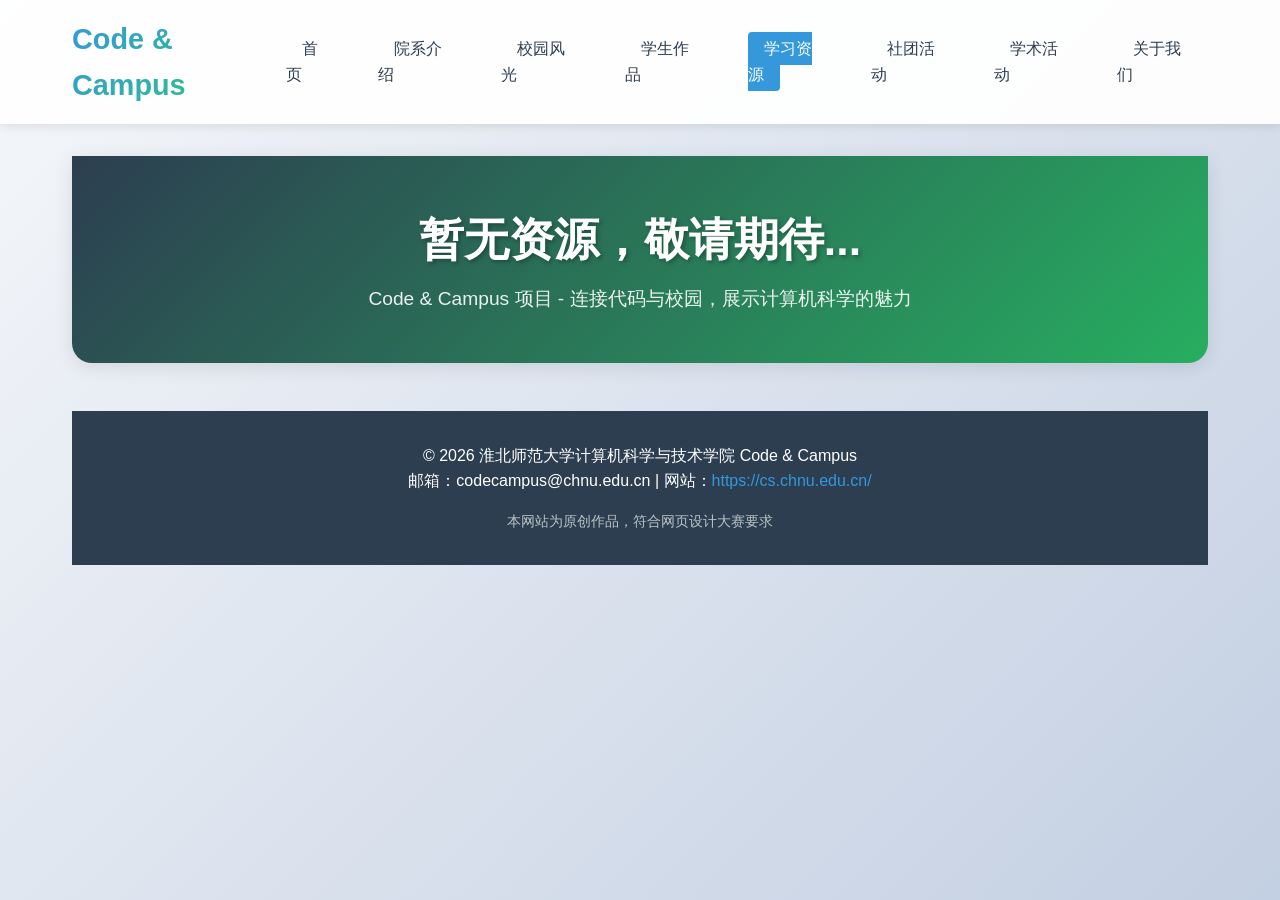
<file: pages/resources.html>
<!DOCTYPE html>
<html lang="zh-CN">
<head>
    <meta charset="UTF-8">
    <meta name="viewport" content="width=device-width, initial-scale=1.0">
    <title>学习资源 | Code & Campus</title>
    <link rel="stylesheet" href="../css/style.css">
    <link rel="stylesheet" href="../css/responsive.css">
    <style>
        /* 页面专用样式 */
        .about-header {
            background: linear-gradient(135deg, #2c3e50 0%, #27ae60 100%);
            color: white;
            padding: 3rem 1rem;
            text-align: center;
            border-radius: 0 0 20px 20px;
            margin-bottom: 3rem;
            box-shadow: 0 4px 20px rgba(0,0,0,0.1);
        }

        .about-header h1 {
            font-size: 2.8rem;
            margin-bottom: 0.5rem;
            text-shadow: 2px 2px 4px rgba(0,0,0,0.3);
        }

        .about-header p {
            font-size: 1.2rem;
            max-width: 800px;
            margin: 0 auto;
            opacity: 0.9;
        }

        .about-container {
            max-width: 1200px;
            margin: 0 auto 3rem;
            padding: 0 1.5rem;
        }

        .section-title {
            color: #2c3e50;
            font-size: 2rem;
            margin: 2.5rem 0 1.5rem;
            padding-bottom: 0.5rem;
            border-bottom: 3px solid #3498db;
            position: relative;
        }

        .section-title:after {
            content: '';
            position: absolute;
            bottom: -3px;
            left: 0;
            width: 100px;
            height: 3px;
            background: #27ae60;
        }


    </style>
</head>
<body>
<header>
    <nav>
        <div class="logo">
            <h1>Code & Campus</h1>
        </div>
        <ul class="nav-menu">
            <li><a href="../index.html">首页</a></li>
            <li><a href="department.html">院系介绍</a></li>
            <li><a href="campus.html">校园风光</a></li>
            <li><a href="projects.html">学生作品</a></li>
            <li><a href="resources.html">学习资源</a></li>
            <li><a href="club.html">社团活动</a></li>
            <li><a href="events.html">学术活动</a></li>
            <li><a href="about.html" class="active">关于我们</a></li>
        </ul>
    </nav>
</header>

<main>
    <section class="about-header">
        <h1>暂无资源，敬请期待...</h1>
        <p>Code & Campus 项目 - 连接代码与校园，展示计算机科学的魅力</p>
    </section>

    <footer>
        <p>© 2026 淮北师范大学计算机科学与技术学院 Code & Campus </p>
        <p>邮箱：codecampus@chnu.edu.cn | 网站：<a href="https://cs.chnu.edu.cn/" target="_blank">https://cs.chnu.edu.cn/</a></p>
        <p class="note">本网站为原创作品，符合网页设计大赛要求</p>
    </footer>

    <script src="../js/main.js"></script>

</body>
</html>
</file>
<file: css/style.css>
* {
    margin: 0;
    padding: 0;
    box-sizing: border-box;
}

body {
    font-family: 'Segoe UI', 'Microsoft YaHei', sans-serif;
    line-height: 1.6;
    color: #333;
    background: linear-gradient(135deg, #f5f7fa 0%, #c3cfe2 100%);
    min-height: 100vh;
}

/* 导航栏样式 */
header {
    background: rgba(255, 255, 255, 0.95);
    box-shadow: 0 2px 10px rgba(0,0,0,0.1);
    position: sticky;
    top: 0;
    z-index: 1000;
}

nav {
    max-width: 1200px;
    margin: 0 auto;
    padding: 1rem 2rem;
    display: flex;
    justify-content: space-between;
    align-items: center;
}

.logo h1 {
    color: #2c3e50;
    font-size: 1.8rem;
    background: linear-gradient(135deg, #3498db, #2ecc71);
    -webkit-background-clip: text;
    -webkit-text-fill-color: transparent;
}

.logo p {
    color: #7f8c8d;
    font-size: 0.9rem;
}

.nav-menu {
    display: flex;
    list-style: none;
    gap: 2rem;
}

.nav-menu a {
    text-decoration: none;
    color: #2c3e50;
    font-weight: 500;
    padding: 0.5rem 1rem;
    border-radius: 4px;
    transition: all 0.3s ease;
}

.nav-menu a:hover,
.nav-menu a.active {
    background: #3498db;
    color: white;
}

/* 主内容区域 */
main {
    max-width: 1200px;
    margin: 0 auto;
    padding: 2rem;
}

/* Hero区域 */
.hero {
    background: linear-gradient(rgba(44, 62, 80, 0.9), rgba(52, 152, 219, 0.8)),
    url('../images/campus/hero-bg.jpg');
    background-size: cover;
    background-position: center;
    color: white;
    padding: 4rem 2rem;
    border-radius: 10px;
    margin-bottom: 3rem;
    text-align: center;
}

.hero-content h2 {
    font-size: 2.5rem;
    margin-bottom: 1rem;
    text-shadow: 2px 2px 4px rgba(0,0,0,0.3);
}

.cta-button {
    display: inline-block;
    background: #e74c3c;
    color: white;
    padding: 0.8rem 2rem;
    border-radius: 30px;
    text-decoration: none;
    font-weight: bold;
    margin-top: 1.5rem;
    transition: transform 0.3s ease, box-shadow 0.3s ease;
}

.cta-button:hover {
    transform: translateY(-2px);
    box-shadow: 0 5px 15px rgba(0,0,0,0.2);
}

/* 特性卡片 */
.features {
    display: grid;
    grid-template-columns: repeat(auto-fit, minmax(300px, 1fr));
    gap: 2rem;
    margin-top: 2rem;
}

.feature-card {
    background: white;
    padding: 2rem;
    border-radius: 10px;
    box-shadow: 0 5px 15px rgba(0,0,0,0.1);
    text-align: center;
    transition: transform 0.3s ease;
}

.feature-card:hover {
    transform: translateY(-5px);
}

.feature-icon {
    font-size: 3rem;
    margin-bottom: 1rem;
}

/* 页脚 */
footer {
    text-align: center;
    padding: 2rem;
    background: #2c3e50;
    color: white;
    margin-top: 3rem;
}

footer a {
    color: #3498db;
    text-decoration: none;
}

.note {
    font-size: 0.9rem;
    color: #bdc3c7;
    margin-top: 1rem;
}
</file>
<file: css/responsive.css>
@media (max-width: 768px) {
    nav {
        flex-direction: column;
        padding: 1rem;
    }

    .nav-menu {
        flex-direction: column;
        width: 100%;
        display: none;
    }

    .nav-menu.show {
        display: flex;
    }

    .hero-content h2 {
        font-size: 1.8rem;
    }

    .features {
        grid-template-columns: 1fr;
    }
}

@media (max-width: 480px) {
    .hero {
        padding: 2rem 1rem;
    }

    .hero-content h2 {
        font-size: 1.5rem;
    }

    .feature-card {
        padding: 1.5rem;
    }
}

@media (min-width: 1200px) {
    .features {
        grid-template-columns: repeat(3, 1fr);
    }
}
</file>
